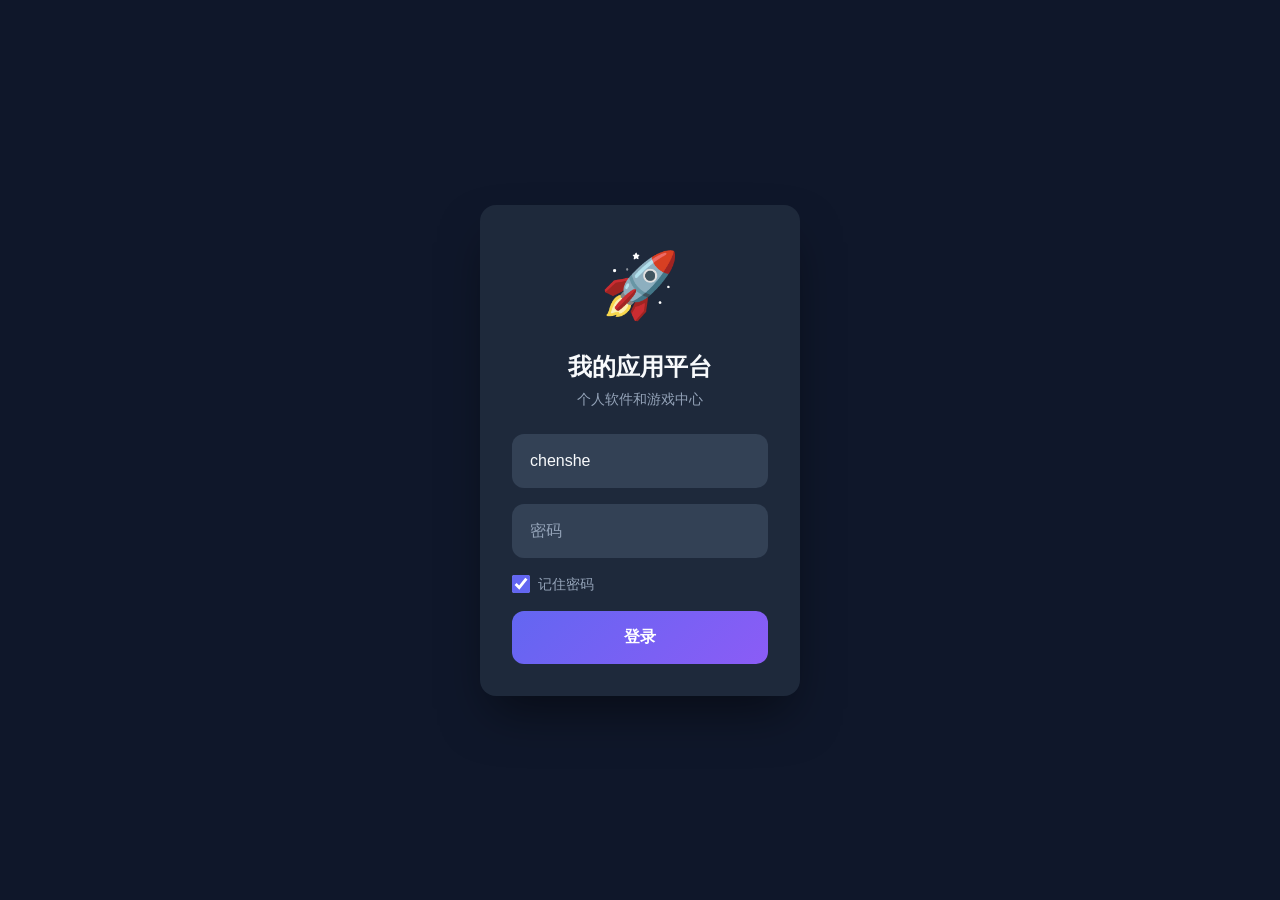
<file: index.html>
<!DOCTYPE html>
<html lang="zh-CN">
<head>
    <meta charset="UTF-8">
    <meta name="viewport" content="width=device-width, initial-scale=1.0, maximum-scale=1.0, user-scalable=no, viewport-fit=cover">
    <meta name="theme-color" content="#0f172a">
    <meta name="apple-mobile-web-app-capable" content="yes">
    <meta name="apple-mobile-web-app-status-bar-style" content="black-translucent">
    <title>我的应用平台</title>
    <link rel="manifest" href="manifest.json">
    <link rel="stylesheet" href="css/style.css">
</head>
<body>
    <div class="app-container">
        <!-- 登录页面 -->
        <div id="loginView" class="view login-view">
            <div class="login-box">
                <div class="login-logo">
                    <span class="icon">🚀</span>
                    <h1>我的应用平台</h1>
                    <p>个人软件和游戏中心</p>
                </div>
                <form class="login-form" id="loginForm">
                    <input type="text" id="usernameInput" placeholder="用户名" autocomplete="off">
                    <input type="password" id="passwordInput" placeholder="密码" autocomplete="off">
                    <label class="remember-me">
                        <input type="checkbox" id="rememberCheckbox">
                        记住密码
                    </label>
                    <button type="button" id="loginBtn">登录</button>
                    <div class="login-error" id="loginError"></div>
                </form>
            </div>
        </div>

        <!-- 主页 -->
        <div id="homeView" class="view home-view">
            <header class="header">
                <div class="header-title">
                    <span>🚀</span>
                    <span>我的应用</span>
                </div>
                <div class="header-actions">
                    <button class="header-btn" id="favoritesBtn" title="收藏">⭐</button>
                </div>
            </header>
            
            <nav class="tabs">
                <button class="tab-btn active" data-tab="all">全部</button>
                <button class="tab-btn" data-tab="games">游戏</button>
                <button class="tab-btn" data-tab="apps">应用</button>
            </nav>
            
            <div class="content">
                <div id="appList" class="app-grid">
                    <!-- 动态生成 -->
                </div>
            </div>
        </div>

        <!-- 游戏容器 -->
        <div id="gameContainer" class="game-container">
            <header class="game-header">
                <button class="game-back" id="gameBack">←</button>
                <span class="game-title" id="gameTitle">游戏</span>
                <div style="width: 40px;"></div>
            </header>
            <div class="game-content" id="gameContent">
                <!-- 游戏内容 -->
            </div>
        </div>

        <!-- Toast提示 -->
        <div id="toast" class="toast"></div>
    </div>

    <!-- 游戏基类 -->
    <script src="js/games/game-base.js"></script>
    <!-- 游戏实现 -->
    <script src="js/games/game-2048.js"></script>
    <script src="js/games/game-guess.js"></script>
    <script src="js/games/game-minesweeper.js"></script>
    <!-- 核心模块 -->
    <script src="js/core/auth.js"></script>
    <script src="js/core/storage.js"></script>
    <script src="js/core/app.js"></script>
</body>
</html>
</file>
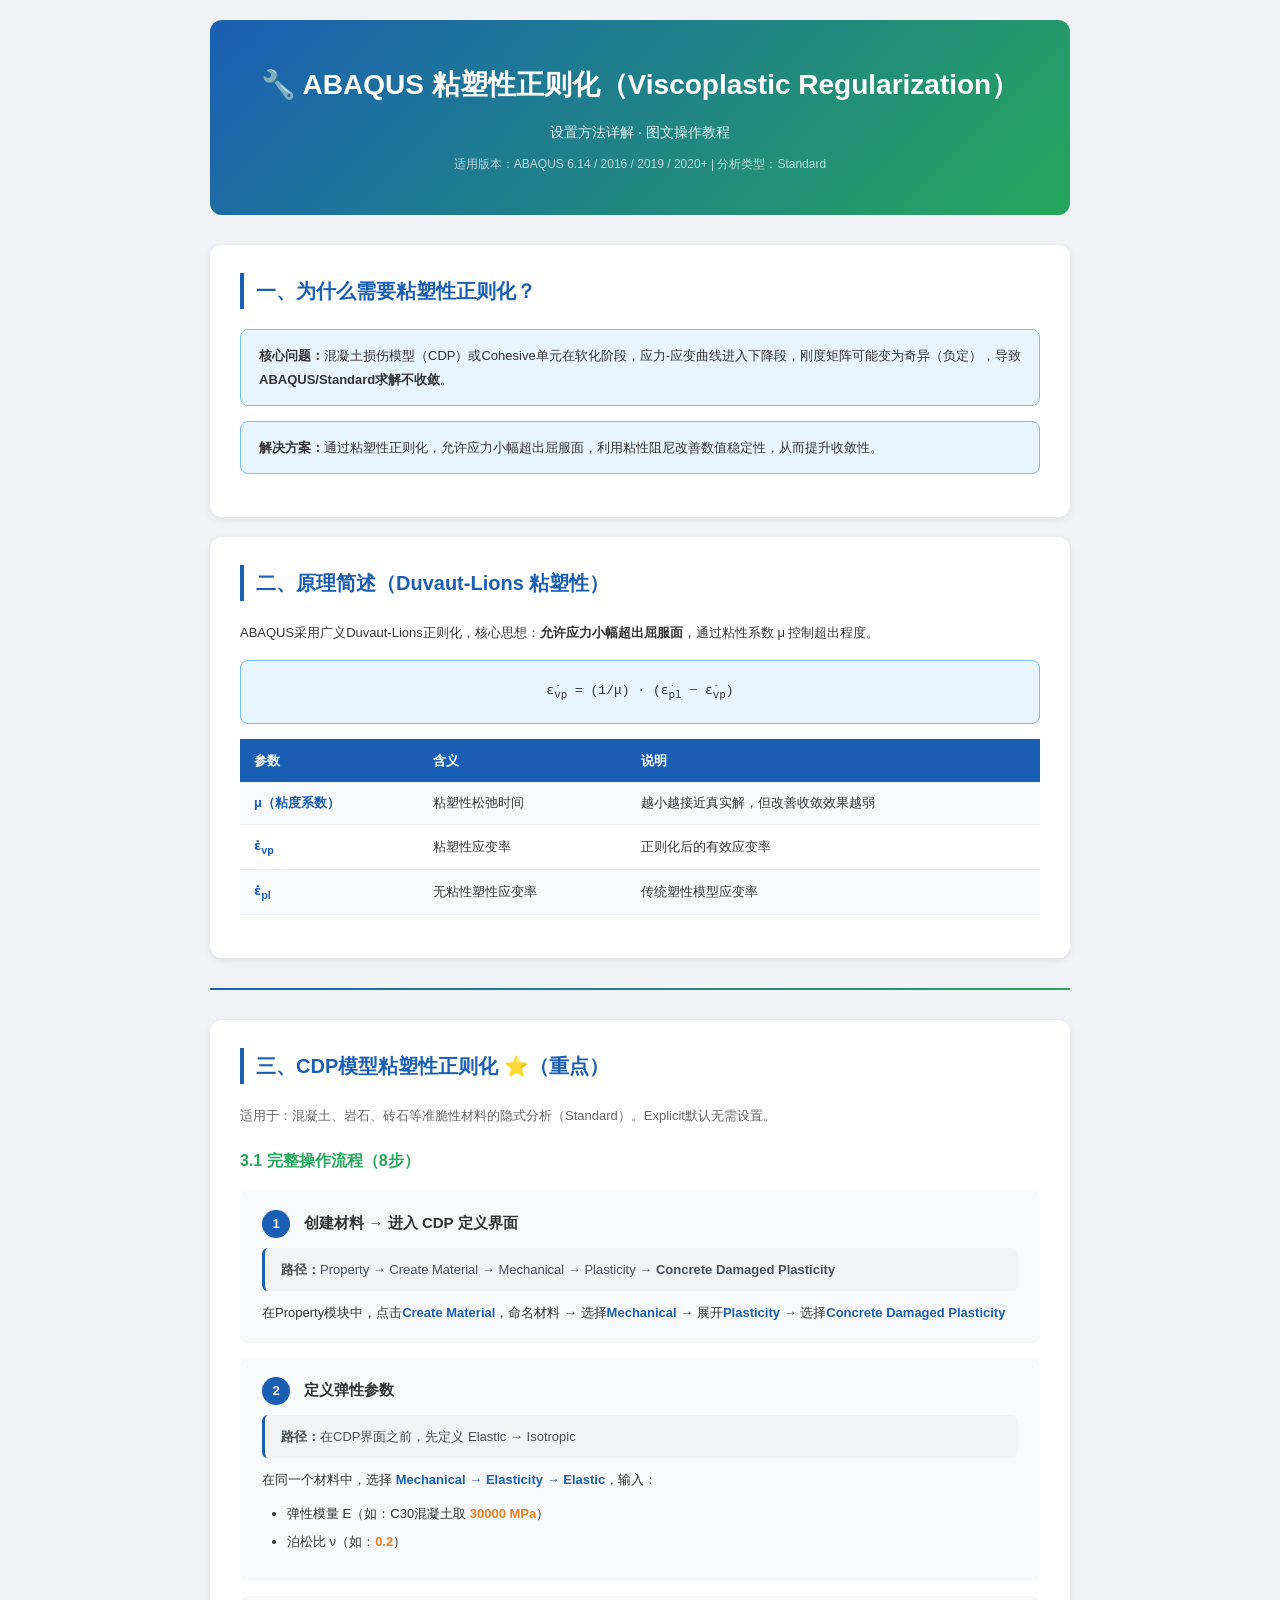
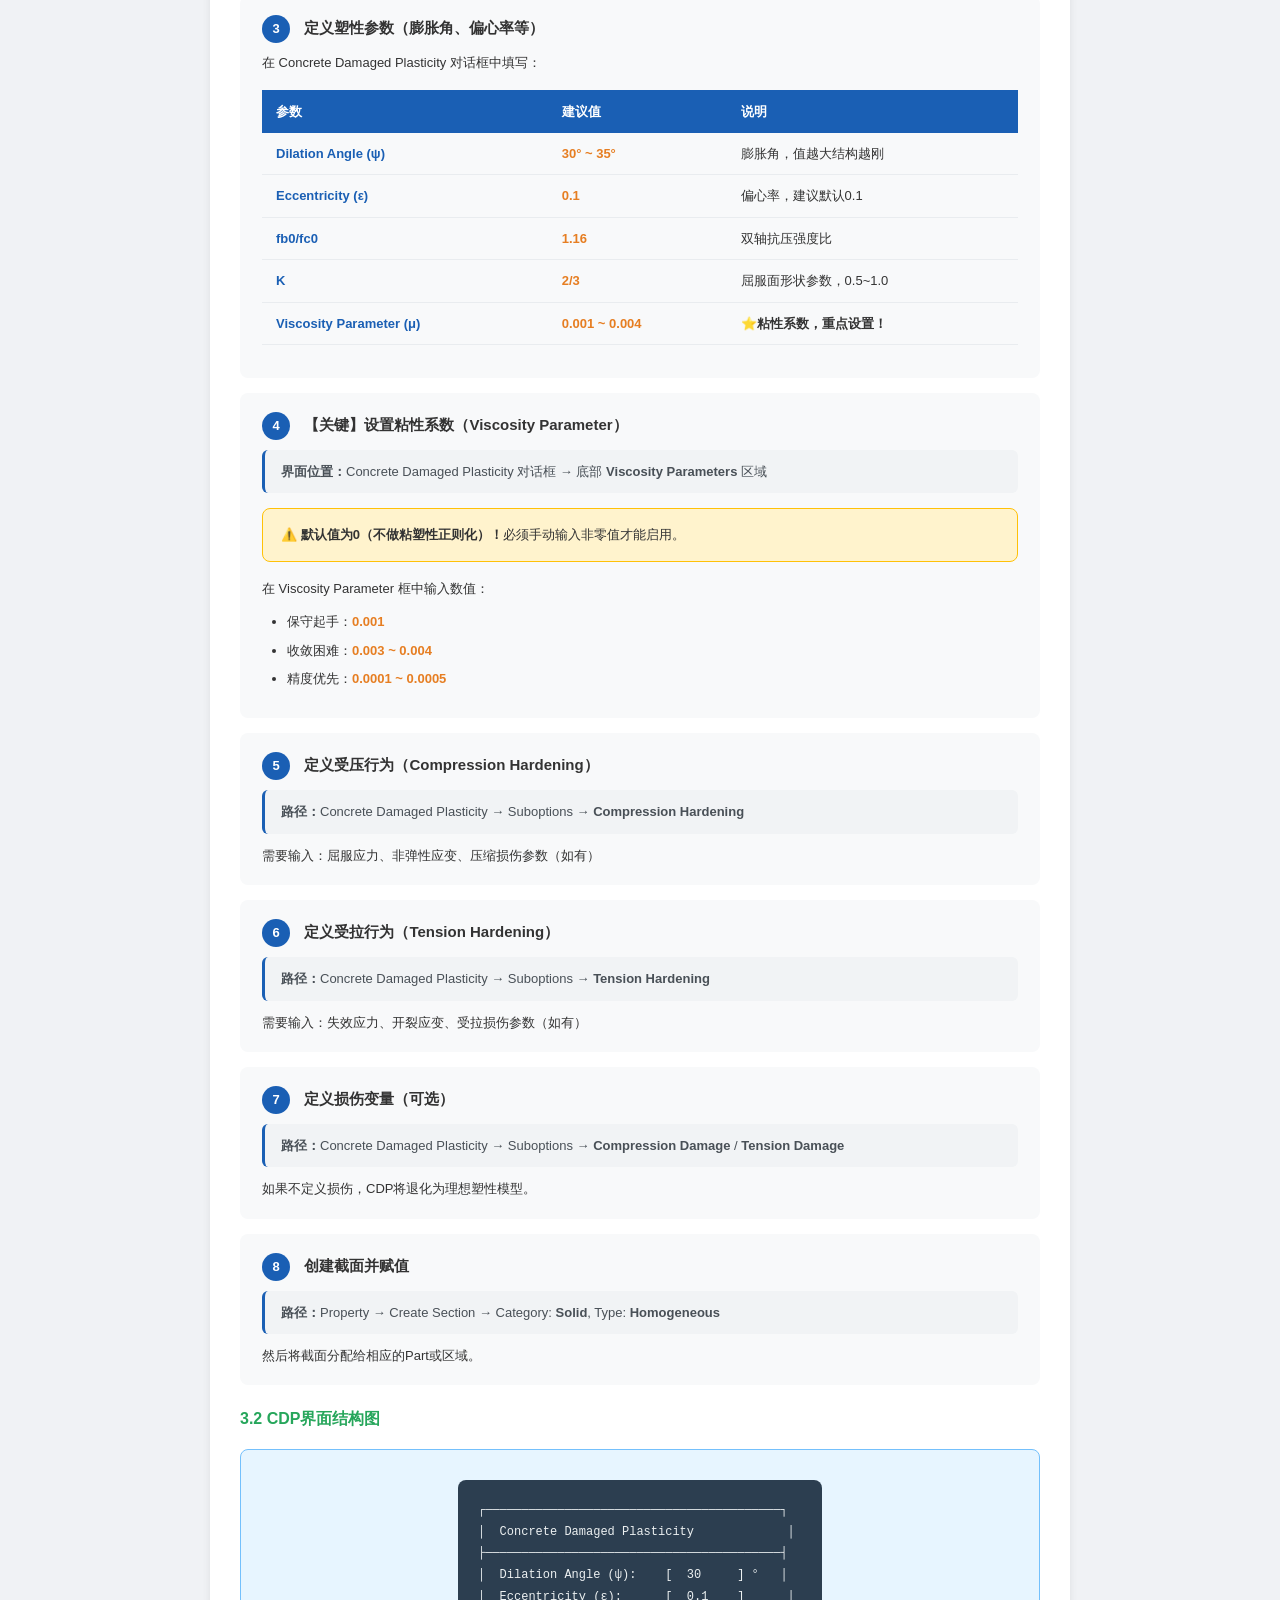
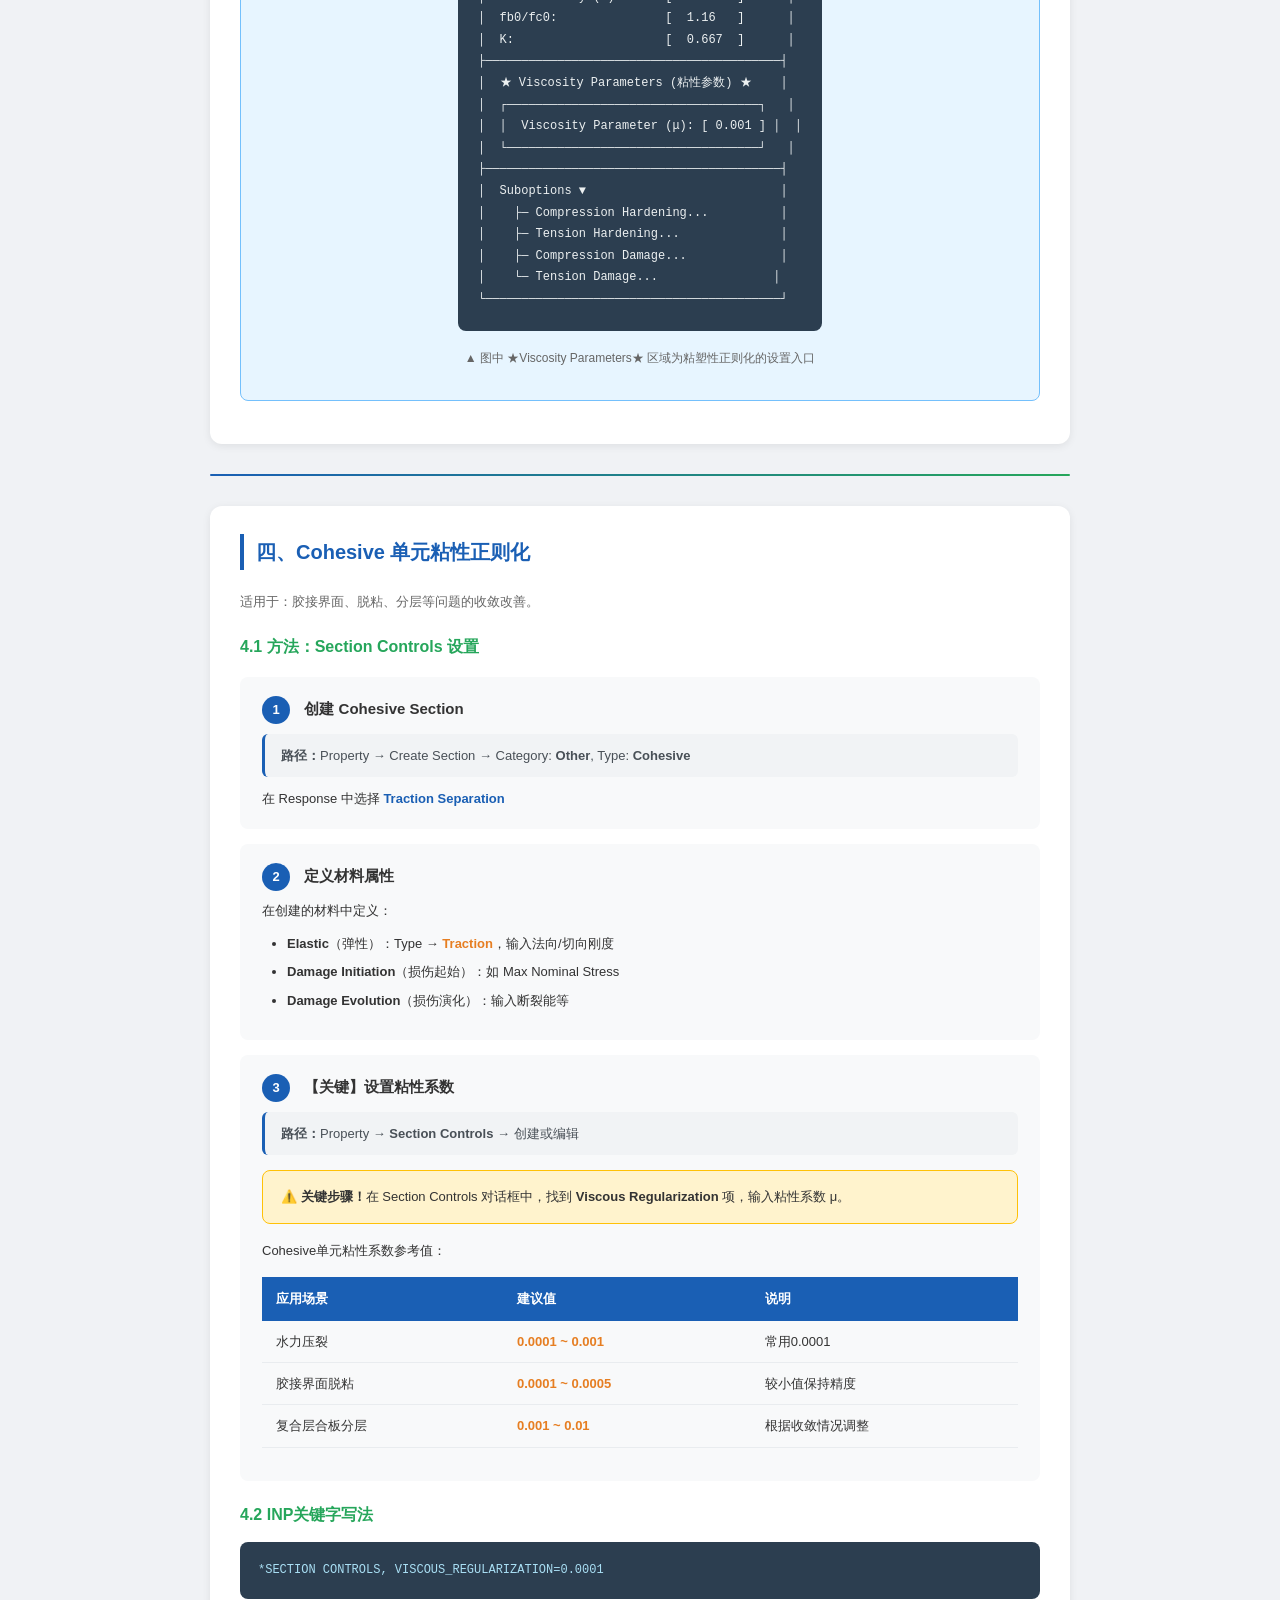
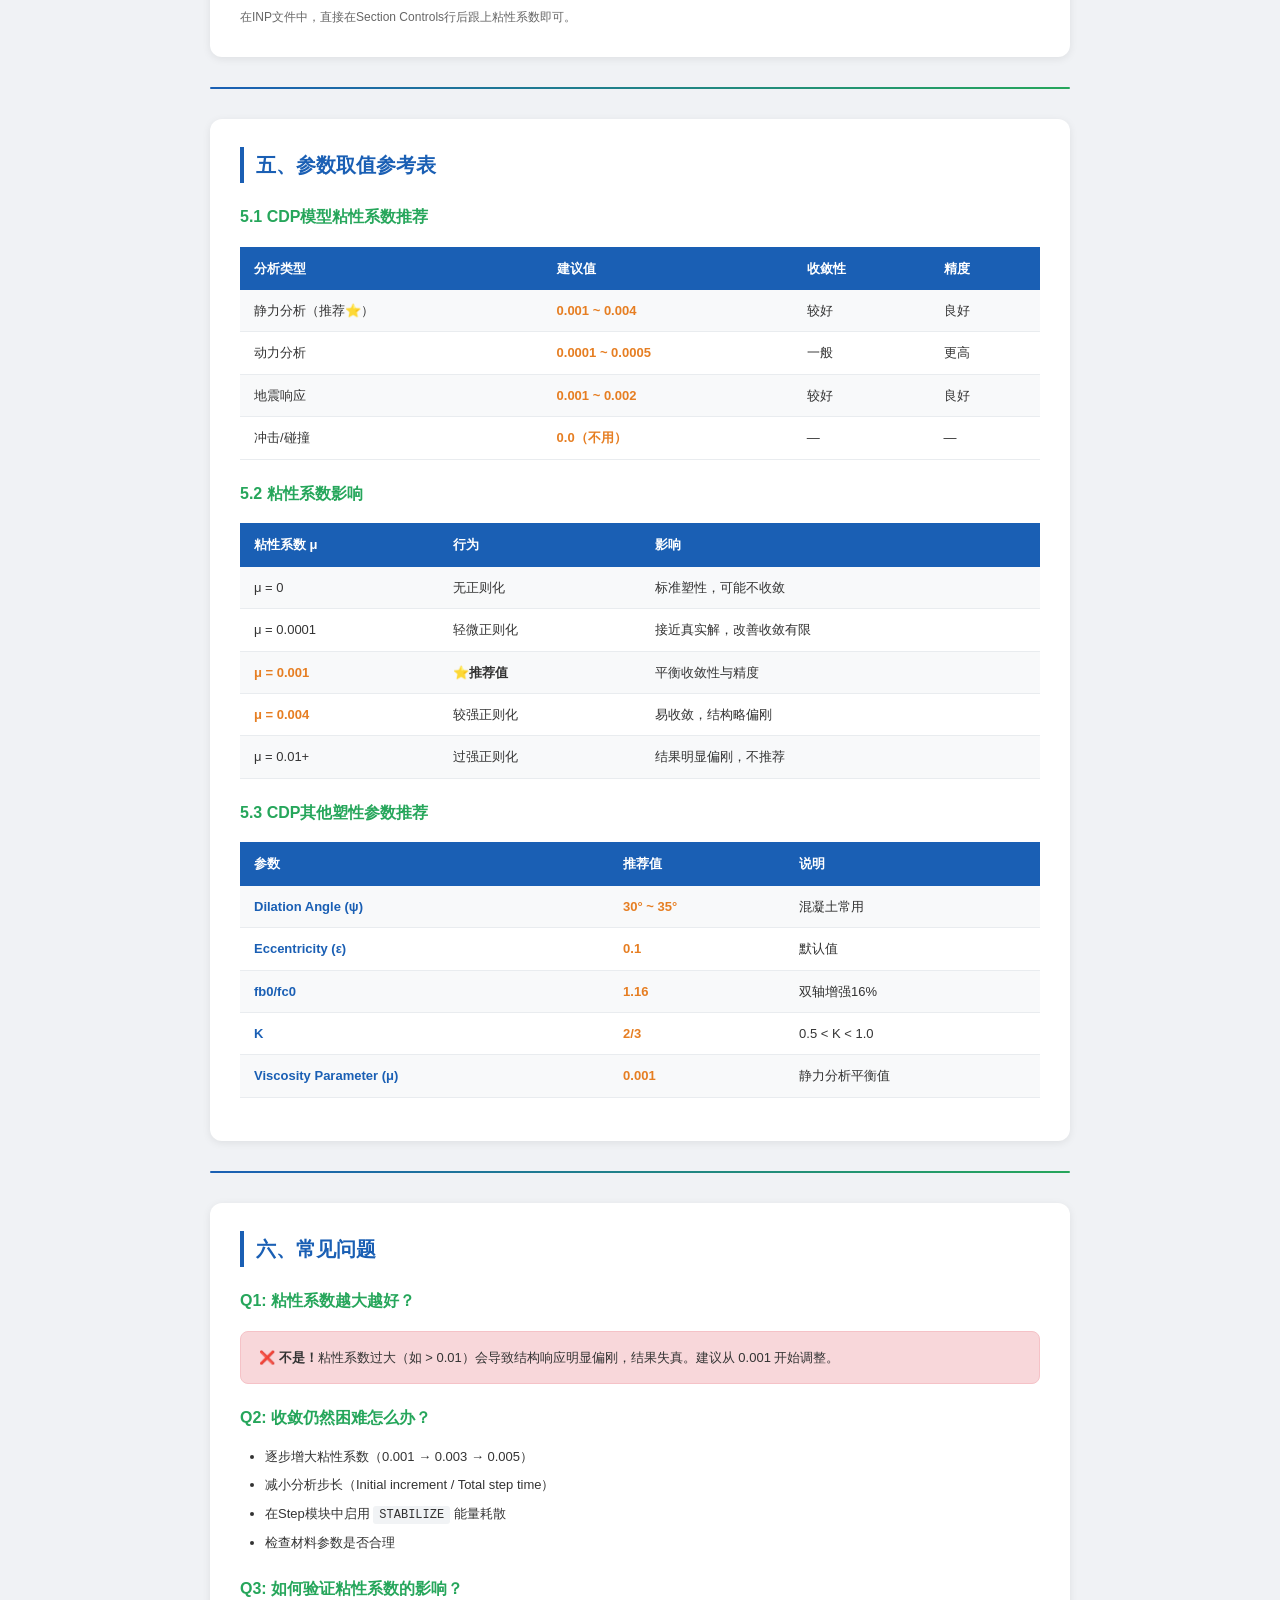
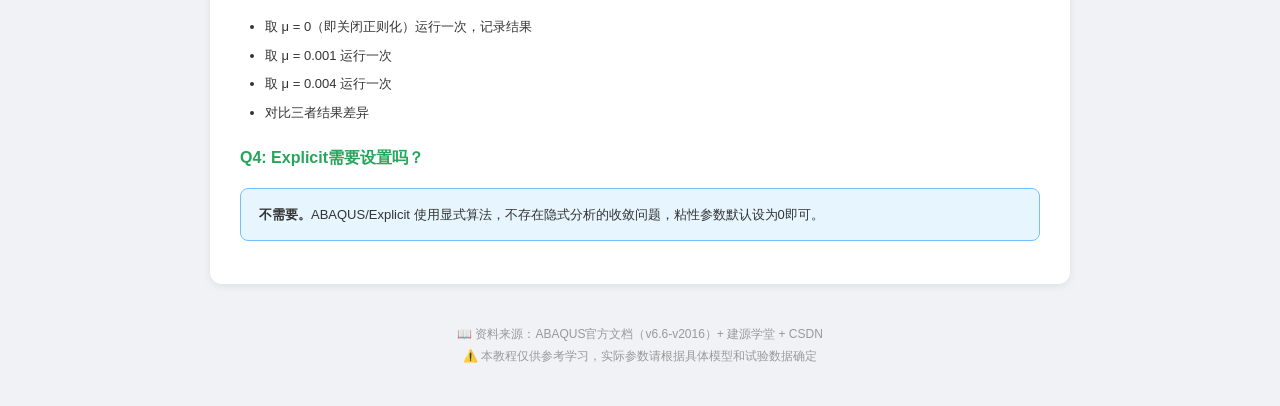
<file: abaqus_viscoplastic_tutorial.html>
<!DOCTYPE html>
<html lang="zh-CN">
<head>
<meta charset="UTF-8">
<meta name="viewport" content="width=device-width, initial-scale=1.0">
<title>ABAQUS 粘塑性正则化 设置教程</title>
<style>
  * { margin: 0; padding: 0; box-sizing: border-box; }
  body { font-family: "Microsoft YaHei", "PingFang SC", sans-serif; background: #f0f2f5; color: #333; line-height: 1.8; }
  .container { max-width: 900px; margin: 0 auto; padding: 20px; }
  .header { background: linear-gradient(135deg, #1a5fb4, #26a65b); color: white; padding: 40px 30px; border-radius: 12px; margin-bottom: 30px; text-align: center; }
  .header h1 { font-size: 28px; margin-bottom: 10px; }
  .header .subtitle { opacity: 0.9; font-size: 14px; }
  .card { background: white; border-radius: 12px; padding: 28px 30px; margin-bottom: 20px; box-shadow: 0 2px 8px rgba(0,0,0,0.08); }
  .card h2 { font-size: 20px; color: #1a5fb4; border-left: 4px solid #1a5fb4; padding-left: 12px; margin-bottom: 20px; }
  .card h3 { font-size: 16px; color: #26a65b; margin-top: 20px; margin-bottom: 12px; }
  .warning { background: #fff3cd; border: 1px solid #ffc107; border-radius: 8px; padding: 14px 18px; margin: 15px 0; font-size: 13px; }
  .danger { background: #f8d7da; border: 1px solid #f5c2c7; border-radius: 8px; padding: 14px 18px; margin: 15px 0; font-size: 13px; }
  .info { background: #e7f5ff; border: 1px solid #74c0fc; border-radius: 8px; padding: 14px 18px; margin: 15px 0; font-size: 13px; }
  .step { background: #f8f9fa; border-radius: 8px; padding: 18px 22px; margin: 15px 0; position: relative; }
  .step-num { display: inline-block; width: 28px; height: 28px; background: #1a5fb4; color: white; border-radius: 50%; text-align: center; line-height: 28px; font-size: 13px; font-weight: bold; margin-right: 10px; }
  .step h4 { display: inline; font-size: 15px; color: #333; }
  .param-table { width: 100%; border-collapse: collapse; margin: 15px 0; font-size: 13px; }
  .param-table th { background: #1a5fb4; color: white; padding: 10px 14px; text-align: left; }
  .param-table td { padding: 9px 14px; border-bottom: 1px solid #e9ecef; }
  .param-table tr:nth-child(even) td { background: #f8f9fa; }
  .param-name { font-weight: bold; color: #1a5fb4; }
  .param-val { color: #e67e22; font-weight: bold; }
  code { background: #f1f3f5; padding: 2px 6px; border-radius: 3px; font-size: 12px; font-family: Consolas, monospace; }
  .path { background: #f1f3f5; padding: 10px 16px; border-radius: 6px; font-size: 13px; color: #495057; border-left: 3px solid #1a5fb4; margin: 10px 0; }
  .section-divider { height: 2px; background: linear-gradient(to right, #1a5fb4, #26a65b); border-radius: 2px; margin: 30px 0; }
  .footer { text-align: center; padding: 20px; color: #999; font-size: 12px; }
  ul, ol { padding-left: 25px; margin: 10px 0; }
  li { margin: 5px 0; font-size: 13px; }
  pre { background: #2c3e50; color: #a9dff4; padding: 18px; border-radius: 8px; font-size: 12px; overflow-x: auto; }
</style>
</head>
<body>
<div class="container">

<div class="header">
  <h1>🔧 ABAQUS 粘塑性正则化（Viscoplastic Regularization）</h1>
  <p class="subtitle">设置方法详解 · 图文操作教程</p>
  <p class="subtitle" style="margin-top:8px; opacity: 0.7; font-size: 12px;">适用版本：ABAQUS 6.14 / 2016 / 2019 / 2020+ | 分析类型：Standard</p>
</div>

<div class="card" id="why">
  <h2>一、为什么需要粘塑性正则化？</h2>
  <div class="info">
    <strong>核心问题：</strong>混凝土损伤模型（CDP）或Cohesive单元在软化阶段，应力-应变曲线进入下降段，刚度矩阵可能变为奇异（负定），导致<strong>ABAQUS/Standard求解不收敛</strong>。
  </div>
  <div class="info" style="margin-top:15px;">
    <strong>解决方案：</strong>通过粘塑性正则化，允许应力小幅超出屈服面，利用粘性阻尼改善数值稳定性，从而提升收敛性。
  </div>
</div>

<div class="card" id="theory">
  <h2>二、原理简述（Duvaut-Lions 粘塑性）</h2>
  <p style="font-size:13px; margin-bottom:15px;">ABAQUS采用广义Duvaut-Lions正则化，核心思想：<strong>允许应力小幅超出屈服面</strong>，通过粘性系数 μ 控制超出程度。</p>
  <div class="info" style="font-family: Consolas, monospace; font-size: 13px; text-align: center; padding: 18px;">
    ε̇<sub>vp</sub> = (1/μ) · (ε̇<sub>pl</sub> − ε̇<sub>vp</sub>)
  </div>
  <table class="param-table">
    <tr><th>参数</th><th>含义</th><th>说明</th></tr>
    <tr><td class="param-name">μ（粘度系数）</td><td>粘塑性松弛时间</td><td>越小越接近真实解，但改善收敛效果越弱</td></tr>
    <tr><td class="param-name">ε̇<sub>vp</sub></td><td>粘塑性应变率</td><td>正则化后的有效应变率</td></tr>
    <tr><td class="param-name">ε̇<sub>pl</sub></td><td>无粘性塑性应变率</td><td>传统塑性模型应变率</td></tr>
  </table>
</div>

<div class="section-divider"></div>

<div class="card" id="cdp">
  <h2>三、CDP模型粘塑性正则化 ⭐（重点）</h2>
  <p style="font-size:13px; color:#666; margin-bottom:20px;">
    适用于：混凝土、岩石、砖石等准脆性材料的隐式分析（Standard）。Explicit默认无需设置。
  </p>

  <h3>3.1 完整操作流程（8步）</h3>

  <div class="step">
    <span class="step-num">1</span>
    <h4>创建材料 → 进入 CDP 定义界面</h4>
    <div class="path">
      <strong>路径：</strong>Property → Create Material → Mechanical → Plasticity → <strong>Concrete Damaged Plasticity</strong>
    </div>
    <p style="font-size:13px; margin-top:10px;">在Property模块中，点击<span style="color:#1a5fb4; font-weight:bold;">Create Material</span>，命名材料 → 选择<span style="color:#1a5fb4; font-weight:bold;">Mechanical</span> → 展开<span style="color:#1a5fb4; font-weight:bold;">Plasticity</span> → 选择<span style="color:#1a5fb4; font-weight:bold;">Concrete Damaged Plasticity</span></p>
  </div>

  <div class="step">
    <span class="step-num">2</span>
    <h4>定义弹性参数</h4>
    <div class="path">
      <strong>路径：</strong>在CDP界面之前，先定义 Elastic → Isotropic
    </div>
    <p style="font-size:13px; margin-top:10px;">在同一个材料中，选择 <span style="color:#1a5fb4; font-weight:bold;">Mechanical → Elasticity → Elastic</span>，输入：</p>
    <ul>
      <li>弹性模量 E（如：C30混凝土取 <span class="param-val">30000 MPa</span>）</li>
      <li>泊松比 ν（如：<span class="param-val">0.2</span>）</li>
    </ul>
  </div>

  <div class="step">
    <span class="step-num">3</span>
    <h4>定义塑性参数（膨胀角、偏心率等）</h4>
    <p style="font-size:13px; margin-top:8px; margin-bottom:10px;">在 Concrete Damaged Plasticity 对话框中填写：</p>
    <table class="param-table">
      <tr><th>参数</th><th>建议值</th><th>说明</th></tr>
      <tr><td class="param-name">Dilation Angle (ψ)</td><td class="param-val">30° ~ 35°</td><td>膨胀角，值越大结构越刚</td></tr>
      <tr><td class="param-name">Eccentricity (ε)</td><td class="param-val">0.1</td><td>偏心率，建议默认0.1</td></tr>
      <tr><td class="param-name">fb0/fc0</td><td class="param-val">1.16</td><td>双轴抗压强度比</td></tr>
      <tr><td class="param-name">K</td><td class="param-val">2/3</td><td>屈服面形状参数，0.5~1.0</td></tr>
      <tr><td class="param-name">Viscosity Parameter (μ)</td><td class="param-val">0.001 ~ 0.004</td><td><strong>⭐粘性系数，重点设置！</strong></td></tr>
    </table>
  </div>

  <div class="step">
    <span class="step-num">4</span>
    <h4>【关键】设置粘性系数（Viscosity Parameter）</h4>
    <div class="path">
      <strong>界面位置：</strong>Concrete Damaged Plasticity 对话框 → 底部 <strong>Viscosity Parameters</strong> 区域
    </div>
    <div class="warning">
      ⚠️ <strong>默认值为0（不做粘塑性正则化）！</strong>必须手动输入非零值才能启用。
    </div>
    <p style="font-size:13px; margin-top:10px;">在 Viscosity Parameter 框中输入数值：</p>
    <ul>
      <li>保守起手：<span class="param-val">0.001</span></li>
      <li>收敛困难：<span class="param-val">0.003 ~ 0.004</span></li>
      <li>精度优先：<span class="param-val">0.0001 ~ 0.0005</span></li>
    </ul>
  </div>

  <div class="step">
    <span class="step-num">5</span>
    <h4>定义受压行为（Compression Hardening）</h4>
    <div class="path">
      <strong>路径：</strong>Concrete Damaged Plasticity → Suboptions → <strong>Compression Hardening</strong>
    </div>
    <p style="font-size:13px; margin-top:8px;">需要输入：屈服应力、非弹性应变、压缩损伤参数（如有）</p>
  </div>

  <div class="step">
    <span class="step-num">6</span>
    <h4>定义受拉行为（Tension Hardening）</h4>
    <div class="path">
      <strong>路径：</strong>Concrete Damaged Plasticity → Suboptions → <strong>Tension Hardening</strong>
    </div>
    <p style="font-size:13px; margin-top:8px;">需要输入：失效应力、开裂应变、受拉损伤参数（如有）</p>
  </div>

  <div class="step">
    <span class="step-num">7</span>
    <h4>定义损伤变量（可选）</h4>
    <div class="path">
      <strong>路径：</strong>Concrete Damaged Plasticity → Suboptions → <strong>Compression Damage</strong> / <strong>Tension Damage</strong>
    </div>
    <p style="font-size:13px; margin-top:8px;">如果不定义损伤，CDP将退化为理想塑性模型。</p>
  </div>

  <div class="step">
    <span class="step-num">8</span>
    <h4>创建截面并赋值</h4>
    <div class="path">
      <strong>路径：</strong>Property → Create Section → Category: <strong>Solid</strong>, Type: <strong>Homogeneous</strong>
    </div>
    <p style="font-size:13px; margin-top:8px;">然后将截面分配给相应的Part或区域。</p>
  </div>

  <h3>3.2 CDP界面结构图</h3>
  <div class="info" style="text-align:center; padding:30px;">
    <pre style="background:#2c3e50; color:#ecf0f1; padding:20px; border-radius:8px; font-size:12px; text-align:left; display:inline-block; max-width:100%;">
┌─────────────────────────────────────────┐
│  Concrete Damaged Plasticity             │
├─────────────────────────────────────────┤
│  Dilation Angle (ψ):    [  30     ] °   │
│  Eccentricity (ε):      [  0.1    ]      │
│  fb0/fc0:               [  1.16   ]      │
│  K:                     [  0.667  ]      │
├─────────────────────────────────────────┤
│  ★ Viscosity Parameters (粘性参数) ★    │
│  ┌───────────────────────────────────┐   │
│  │  Viscosity Parameter (μ): [ 0.001 ] │  │
│  └───────────────────────────────────┘   │
├─────────────────────────────────────────┤
│  Suboptions ▼                           │
│    ├─ Compression Hardening...          │
│    ├─ Tension Hardening...              │
│    ├─ Compression Damage...             │
│    └─ Tension Damage...                │
└─────────────────────────────────────────┘</pre>
    <p style="font-size:12px; color:#666; margin-top:10px;">▲ 图中 ★Viscosity Parameters★ 区域为粘塑性正则化的设置入口</p>
  </div>
</div>

<div class="section-divider"></div>

<div class="card" id="cohesive">
  <h2>四、Cohesive 单元粘性正则化</h2>
  <p style="font-size:13px; color:#666; margin-bottom:20px;">
    适用于：胶接界面、脱粘、分层等问题的收敛改善。
  </p>

  <h3>4.1 方法：Section Controls 设置</h3>

  <div class="step">
    <span class="step-num">1</span>
    <h4>创建 Cohesive Section</h4>
    <div class="path">
      <strong>路径：</strong>Property → Create Section → Category: <strong>Other</strong>, Type: <strong>Cohesive</strong>
    </div>
    <p style="font-size:13px; margin-top:8px;">在 Response 中选择 <span style="color:#1a5fb4; font-weight:bold;">Traction Separation</span></p>
  </div>

  <div class="step">
    <span class="step-num">2</span>
    <h4>定义材料属性</h4>
    <p style="font-size:13px; margin-top:8px;">在创建的材料中定义：</p>
    <ul>
      <li><strong>Elastic</strong>（弹性）：Type → <span class="param-val">Traction</span>，输入法向/切向刚度</li>
      <li><strong>Damage Initiation</strong>（损伤起始）：如 Max Nominal Stress</li>
      <li><strong>Damage Evolution</strong>（损伤演化）：输入断裂能等</li>
    </ul>
  </div>

  <div class="step">
    <span class="step-num">3</span>
    <h4>【关键】设置粘性系数</h4>
    <div class="path">
      <strong>路径：</strong>Property → <strong>Section Controls</strong> → 创建或编辑
    </div>
    <div class="warning">
      ⚠️ <strong>关键步骤！</strong>在 Section Controls 对话框中，找到 <strong>Viscous Regularization</strong> 项，输入粘性系数 μ。
    </div>
    <p style="font-size:13px; margin-top:10px;">Cohesive单元粘性系数参考值：</p>
    <table class="param-table">
      <tr><th>应用场景</th><th>建议值</th><th>说明</th></tr>
      <tr><td>水力压裂</td><td class="param-val">0.0001 ~ 0.001</td><td>常用0.0001</td></tr>
      <tr><td>胶接界面脱粘</td><td class="param-val">0.0001 ~ 0.0005</td><td>较小值保持精度</td></tr>
      <tr><td>复合层合板分层</td><td class="param-val">0.001 ~ 0.01</td><td>根据收敛情况调整</td></tr>
    </table>
  </div>

  <h3>4.2 INP关键字写法</h3>
  <pre>*SECTION CONTROLS, VISCOUS_REGULARIZATION=0.0001</pre>
  <p style="font-size:12px; color:#666; margin-top:8px;">在INP文件中，直接在Section Controls行后跟上粘性系数即可。</p>
</div>

<div class="section-divider"></div>

<div class="card" id="params">
  <h2>五、参数取值参考表</h2>

  <h3>5.1 CDP模型粘性系数推荐</h3>
  <table class="param-table">
    <tr><th>分析类型</th><th>建议值</th><th>收敛性</th><th>精度</th></tr>
    <tr><td>静力分析（推荐⭐）</td><td class="param-val">0.001 ~ 0.004</td><td>较好</td><td>良好</td></tr>
    <tr><td>动力分析</td><td class="param-val">0.0001 ~ 0.0005</td><td>一般</td><td>更高</td></tr>
    <tr><td>地震响应</td><td class="param-val">0.001 ~ 0.002</td><td>较好</td><td>良好</td></tr>
    <tr><td>冲击/碰撞</td><td class="param-val">0.0（不用）</td><td>—</td><td>—</td></tr>
  </table>

  <h3>5.2 粘性系数影响</h3>
  <table class="param-table">
    <tr><th>粘性系数 μ</th><th>行为</th><th>影响</th></tr>
    <tr><td>μ = 0</td><td>无正则化</td><td>标准塑性，可能不收敛</td></tr>
    <tr><td>μ = 0.0001</td><td>轻微正则化</td><td>接近真实解，改善收敛有限</td></tr>
    <tr><td class="param-val">μ = 0.001</td><td><strong>⭐推荐值</strong></td><td>平衡收敛性与精度</td></tr>
    <tr><td class="param-val">μ = 0.004</td><td>较强正则化</td><td>易收敛，结构略偏刚</td></tr>
    <tr><td>μ = 0.01+</td><td>过强正则化</td><td>结果明显偏刚，不推荐</td></tr>
  </table>

  <h3>5.3 CDP其他塑性参数推荐</h3>
  <table class="param-table">
    <tr><th>参数</th><th>推荐值</th><th>说明</th></tr>
    <tr><td class="param-name">Dilation Angle (ψ)</td><td class="param-val">30° ~ 35°</td><td>混凝土常用</td></tr>
    <tr><td class="param-name">Eccentricity (ε)</td><td class="param-val">0.1</td><td>默认值</td></tr>
    <tr><td class="param-name">fb0/fc0</td><td class="param-val">1.16</td><td>双轴增强16%</td></tr>
    <tr><td class="param-name">K</td><td class="param-val">2/3</td><td>0.5 &lt; K &lt; 1.0</td></tr>
    <tr><td class="param-name">Viscosity Parameter (μ)</td><td class="param-val">0.001</td><td>静力分析平衡值</td></tr>
  </table>
</div>

<div class="section-divider"></div>

<div class="card" id="tips">
  <h2>六、常见问题</h2>

  <h3>Q1: 粘性系数越大越好？</h3>
  <div class="danger">
    <strong>❌ 不是！</strong>粘性系数过大（如 > 0.01）会导致结构响应明显偏刚，结果失真。建议从 0.001 开始调整。
  </div>

  <h3>Q2: 收敛仍然困难怎么办？</h3>
  <ul>
    <li>逐步增大粘性系数（0.001 → 0.003 → 0.005）</li>
    <li>减小分析步长（Initial increment / Total step time）</li>
    <li>在Step模块中启用 <code>STABILIZE</code> 能量耗散</li>
    <li>检查材料参数是否合理</li>
  </ul>

  <h3>Q3: 如何验证粘性系数的影响？</h3>
  <ul>
    <li>取 μ = 0（即关闭正则化）运行一次，记录结果</li>
    <li>取 μ = 0.001 运行一次</li>
    <li>取 μ = 0.004 运行一次</li>
    <li>对比三者结果差异</li>
  </ul>

  <h3>Q4: Explicit需要设置吗？</h3>
  <div class="info">
    <strong>不需要。</strong>ABAQUS/Explicit 使用显式算法，不存在隐式分析的收敛问题，粘性参数默认设为0即可。
  </div>
</div>

<div class="footer">
  <p>📖 资料来源：ABAQUS官方文档（v6.6-v2016）+ 建源学堂 + CSDN</p>
  <p>⚠️ 本教程仅供参考学习，实际参数请根据具体模型和试验数据确定</p>
</div>

</div>
</body>
</html>
</file>
<file: css/style.css>
/* 个人应用平台 v2.0 - 主样式文件 */

/* ==================== 变量定义 ==================== */
:root {
    /* 颜色 */
    --primary: #6366f1;
    --primary-dark: #4f46e5;
    --secondary: #8b5cf6;
    --accent: #06b6d4;
    --success: #10b981;
    --warning: #f59e0b;
    --danger: #ef4444;
    --background: #0f172a;
    --surface: #1e293b;
    --surface-light: #334155;
    --text-primary: #f8fafc;
    --text-secondary: #94a3b8;
    --border: #475569;
    
    /* 字体 */
    --font-sans: -apple-system, BlinkMacSystemFont, 'Segoe UI', Roboto, sans-serif;
    
    /* 间距 */
    --spacing-xs: 4px;
    --spacing-sm: 8px;
    --spacing-md: 16px;
    --spacing-lg: 24px;
    --spacing-xl: 32px;
    
    /* 圆角 */
    --radius-sm: 8px;
    --radius-md: 12px;
    --radius-lg: 16px;
    
    /* 安全区 */
    --safe-top: env(safe-area-inset-top, 0px);
    --safe-bottom: env(safe-area-inset-bottom, 0px);
}

/* ==================== 基础样式 ==================== */
* {
    margin: 0;
    padding: 0;
    box-sizing: border-box;
    -webkit-tap-highlight-color: transparent;
}

html, body {
    height: 100%;
    width: 100%;
    overflow: hidden;
    position: fixed;
    top: 0;
    left: 0;
    right: 0;
    bottom: 0;
    -webkit-overflow-scrolling: none;
    overscroll-behavior: none;
    touch-action: none;
}

body {
    font-family: var(--font-sans);
    background: var(--background);
    color: var(--text-primary);
    line-height: 1.5;
    -webkit-font-smoothing: antialiased;
    /* 禁止弹性滚动 */
    overscroll-behavior: none;
    -webkit-user-select: none;
    user-select: none;
}

/* ==================== 布局容器 ==================== */
.app-container {
    display: flex;
    flex-direction: column;
    height: 100vh;
    height: 100dvh;
    padding-top: var(--safe-top);
    padding-bottom: var(--safe-bottom);
    overflow: hidden;
    position: fixed;
    top: 0;
    left: 0;
    right: 0;
    bottom: 0;
}

.view {
    display: none;
    flex-direction: column;
    flex: 1;
    overflow: hidden;
    position: relative;
}

.view.active {
    display: flex;
}

/* ==================== 登录页面 ==================== */
.login-view {
    justify-content: center;
    align-items: center;
    padding: var(--spacing-lg);
}

.login-box {
    width: 100%;
    max-width: 320px;
    padding: var(--spacing-xl);
    background: var(--surface);
    border-radius: var(--radius-lg);
    box-shadow: 0 25px 50px -12px rgba(0, 0, 0, 0.5);
}

.login-logo {
    text-align: center;
    margin-bottom: var(--spacing-lg);
}

.login-logo .icon {
    font-size: 64px;
    display: block;
    margin-bottom: var(--spacing-md);
}

.login-logo h1 {
    font-size: 24px;
    font-weight: 700;
    color: var(--text-primary);
}

.login-logo p {
    font-size: 14px;
    color: var(--text-secondary);
    margin-top: var(--spacing-xs);
}

.login-form {
    display: flex;
    flex-direction: column;
    gap: var(--spacing-md);
}

.login-form input {
    width: 100%;
    padding: var(--spacing-md);
    background: var(--surface-light);
    border: 2px solid transparent;
    border-radius: var(--radius-md);
    color: var(--text-primary);
    font-size: 16px;
    transition: border-color 0.2s;
}

.login-form input:focus {
    outline: none;
    border-color: var(--primary);
}

.login-form input::placeholder {
    color: var(--text-secondary);
}

.login-form button {
    padding: var(--spacing-md);
    background: linear-gradient(135deg, var(--primary), var(--secondary));
    border: none;
    border-radius: var(--radius-md);
    color: white;
    font-size: 16px;
    font-weight: 600;
    cursor: pointer;
    transition: transform 0.1s, box-shadow 0.2s;
}

.login-form button:hover {
    transform: translateY(-1px);
    box-shadow: 0 10px 20px -5px rgba(99, 102, 241, 0.5);
}

.login-form button:active {
    transform: translateY(0);
}

.remember-me {
    display: flex;
    align-items: center;
    gap: var(--spacing-sm);
    color: var(--text-secondary);
    font-size: 14px;
    cursor: pointer;
}

.remember-me input {
    width: 18px;
    height: 18px;
    accent-color: var(--primary);
}

.login-error {
    color: var(--danger);
    font-size: 14px;
    text-align: center;
    display: none;
}

.login-error.show {
    display: block;
}

/* ==================== 主页头部 ==================== */
.home-view {
    background: var(--background);
}

.header {
    display: flex;
    align-items: center;
    justify-content: space-between;
    padding: var(--spacing-md) var(--spacing-lg);
    background: var(--surface);
    border-bottom: 1px solid var(--border);
}

.header-title {
    font-size: 20px;
    font-weight: 700;
    display: flex;
    align-items: center;
    gap: var(--spacing-sm);
}

.header-actions {
    display: flex;
    gap: var(--spacing-md);
}

.header-btn {
    width: 40px;
    height: 40px;
    display: flex;
    align-items: center;
    justify-content: center;
    background: var(--surface-light);
    border: none;
    border-radius: var(--radius-md);
    font-size: 20px;
    cursor: pointer;
    transition: background 0.2s;
}

.header-btn:hover {
    background: var(--border);
}

/* ==================== Tab导航 ==================== */
.tabs {
    display: flex;
    padding: var(--spacing-sm) var(--spacing-lg);
    gap: var(--spacing-sm);
    background: var(--surface);
    overflow-x: auto;
    scrollbar-width: none;
}

.tabs::-webkit-scrollbar {
    display: none;
}

.tab-btn {
    flex-shrink: 0;
    padding: var(--spacing-sm) var(--spacing-md);
    background: transparent;
    border: none;
    border-radius: var(--radius-md);
    color: var(--text-secondary);
    font-size: 14px;
    font-weight: 500;
    cursor: pointer;
    transition: all 0.2s;
}

.tab-btn.active {
    background: var(--primary);
    color: white;
}

/* ==================== 内容区域 ==================== */
.content {
    flex: 1;
    overflow-y: auto;
    overflow-x: hidden;
    -webkit-overflow-scrolling: touch;
    overscroll-behavior: contain;
    padding: var(--spacing-lg);
    /* 让内容区域可以滚动但不影响整体 */
    position: relative;
    z-index: 1;
}

/* ==================== 应用网格 ==================== */
.app-grid {
    display: grid;
    grid-template-columns: repeat(2, 1fr);
    gap: var(--spacing-md);
}

.app-card {
    display: flex;
    flex-direction: column;
    align-items: center;
    padding: var(--spacing-lg);
    background: var(--surface);
    border-radius: var(--radius-lg);
    cursor: pointer;
    transition: transform 0.2s, box-shadow 0.2s;
}

.app-card:hover {
    transform: translateY(-2px);
    box-shadow: 0 10px 20px -5px rgba(0, 0, 0, 0.3);
}

.app-card:active {
    transform: scale(0.98);
}

.app-icon {
    width: 56px;
    height: 56px;
    display: flex;
    align-items: center;
    justify-content: center;
    font-size: 32px;
    margin-bottom: var(--spacing-sm);
}

.app-name {
    font-size: 14px;
    font-weight: 600;
    color: var(--text-primary);
    text-align: center;
}

.app-desc {
    font-size: 12px;
    color: var(--text-secondary);
    text-align: center;
    margin-top: var(--spacing-xs);
}

/* ==================== 游戏容器 ==================== */
.game-container {
    position: fixed;
    top: 0;
    left: 0;
    right: 0;
    bottom: 0;
    background: var(--background);
    z-index: 100;
    display: none;
    flex-direction: column;
    overflow: hidden;
    overscroll-behavior: contain;
}

.game-container.active {
    display: flex;
}

.game-header {
    display: flex;
    align-items: center;
    justify-content: space-between;
    padding: var(--spacing-md) var(--spacing-lg);
    background: var(--surface);
    border-bottom: 1px solid var(--border);
}

.game-back {
    width: 40px;
    height: 40px;
    display: flex;
    align-items: center;
    justify-content: center;
    background: var(--surface-light);
    border: none;
    border-radius: var(--radius-md);
    font-size: 20px;
    cursor: pointer;
}

.game-title {
    font-size: 18px;
    font-weight: 600;
}

.game-content {
    flex: 1;
    display: flex;
    align-items: center;
    justify-content: center;
    padding: var(--spacing-lg);
    overflow: auto;
}

/* ==================== Toast提示 ==================== */
.toast {
    position: fixed;
    bottom: 80px;
    left: 50%;
    transform: translateX(-50%) translateY(100px);
    padding: var(--spacing-md) var(--spacing-lg);
    background: var(--surface);
    border-radius: var(--radius-md);
    color: var(--text-primary);
    font-size: 14px;
    box-shadow: 0 10px 30px -5px rgba(0, 0, 0, 0.5);
    opacity: 0;
    transition: all 0.3s;
    z-index: 200;
}

.toast.show {
    opacity: 1;
    transform: translateX(-50%) translateY(0);
}

/* ==================== 加载状态 ==================== */
.loading {
    display: flex;
    flex-direction: column;
    align-items: center;
    justify-content: center;
    gap: var(--spacing-md);
    padding: var(--spacing-xl);
}

.spinner {
    width: 40px;
    height: 40px;
    border: 3px solid var(--surface-light);
    border-top-color: var(--primary);
    border-radius: 50%;
    animation: spin 1s linear infinite;
}

@keyframes spin {
    to { transform: rotate(360deg); }
}

/* ==================== 空状态 ==================== */
.empty-state {
    display: flex;
    flex-direction: column;
    align-items: center;
    justify-content: center;
    padding: var(--spacing-xl);
    text-align: center;
    color: var(--text-secondary);
}

.empty-state .icon {
    font-size: 48px;
    margin-bottom: var(--spacing-md);
    opacity: 0.5;
}

/* ==================== 2048游戏样式 ==================== */
.game-2048 {
    width: 100%;
    max-width: 320px;
}

.game-2048 .score-bar {
    display: flex;
    justify-content: space-between;
    align-items: center;
    margin-bottom: var(--spacing-md);
}

.game-2048 .score {
    text-align: center;
}

.game-2048 .score-label {
    font-size: 12px;
    color: var(--text-secondary);
    text-transform: uppercase;
}

.game-2048 .score-value {
    font-size: 24px;
    font-weight: 700;
    color: var(--text-primary);
}

.game-2048 .grid {
    display: grid;
    grid-template-columns: repeat(4, 1fr);
    gap: 8px;
    background: var(--surface);
    padding: 8px;
    border-radius: var(--radius-md);
    aspect-ratio: 1;
}

.game-2048 .cell {
    display: flex;
    align-items: center;
    justify-content: center;
    font-size: 28px;
    font-weight: 700;
    background: var(--surface-light);
    border-radius: var(--radius-sm);
    transition: all 0.1s;
}

.game-2048 .cell[data-value="2"] { background: #eee4da; color: #776e65; }
.game-2048 .cell[data-value="4"] { background: #ede0c8; color: #776e65; }
.game-2048 .cell[data-value="8"] { background: #f2b179; color: #f9f6f2; }
.game-2048 .cell[data-value="16"] { background: #f59563; color: #f9f6f2; }
.game-2048 .cell[data-value="32"] { background: #f67c5f; color: #f9f6f2; }
.game-2048 .cell[data-value="64"] { background: #f65e3b; color: #f9f6f2; }
.game-2048 .cell[data-value="128"] { background: #edcf72; color: #f9f6f2; font-size: 24px; }
.game-2048 .cell[data-value="256"] { background: #edcc61; color: #f9f6f2; font-size: 24px; }
.game-2048 .cell[data-value="512"] { background: #edc850; color: #f9f6f2; font-size: 24px; }
.game-2048 .cell[data-value="1024"] { background: #edc53f; color: #f9f6f2; font-size: 20px; }
.game-2048 .cell[data-value="2048"] { background: #edc22e; color: #f9f6f2; font-size: 20px; }

.game-2048 .controls {
    display: flex;
    gap: var(--spacing-md);
    margin-top: var(--spacing-md);
}

.game-2048 .controls button {
    flex: 1;
    padding: var(--spacing-md);
    background: var(--surface);
    border: none;
    border-radius: var(--radius-md);
    color: var(--text-primary);
    font-size: 14px;
    font-weight: 500;
    cursor: pointer;
    transition: background 0.2s;
}

.game-2048 .controls button:hover {
    background: var(--surface-light);
}

/* ==================== 猜数字游戏样式 ==================== */
.game-guess {
    width: 100%;
    max-width: 320px;
    text-align: center;
}

.game-guess .title {
    font-size: 24px;
    font-weight: 700;
    margin-bottom: var(--spacing-md);
}

.game-guess .subtitle {
    color: var(--text-secondary);
    margin-bottom: var(--spacing-lg);
}

.game-guess .input-area {
    display: flex;
    gap: var(--spacing-sm);
    margin-bottom: var(--spacing-md);
}

.game-guess .input-area input {
    flex: 1;
    padding: var(--spacing-md);
    background: var(--surface);
    border: 2px solid var(--border);
    border-radius: var(--radius-md);
    color: var(--text-primary);
    font-size: 18px;
    text-align: center;
}

.game-guess .input-area input:focus {
    outline: none;
    border-color: var(--primary);
}

.game-guess .input-area button {
    padding: var(--spacing-md) var(--spacing-lg);
    background: var(--primary);
    border: none;
    border-radius: var(--radius-md);
    color: white;
    font-size: 16px;
    font-weight: 600;
    cursor: pointer;
}

.game-guess .history {
    background: var(--surface);
    border-radius: var(--radius-md);
    padding: var(--spacing-md);
    margin-bottom: var(--spacing-md);
    max-height: 200px;
    overflow-y: auto;
}

.game-guess .history-title {
    font-size: 14px;
    color: var(--text-secondary);
    margin-bottom: var(--spacing-sm);
}

.game-guess .history-item {
    display: flex;
    justify-content: space-between;
    padding: var(--spacing-sm);
    border-bottom: 1px solid var(--border);
    font-size: 14px;
}

.game-guess .history-item:last-child {
    border-bottom: none;
}

.game-guess .history-item.correct {
    color: var(--success);
    font-weight: 600;
}

.game-guess .history-item.big {
    color: var(--danger);
}

.game-guess .history-item.small {
    color: var(--accent);
}

.game-guess .stats {
    display: flex;
    justify-content: space-around;
    margin-top: var(--spacing-md);
}

.game-guess .stat {
    text-align: center;
}

.game-guess .stat-value {
    font-size: 24px;
    font-weight: 700;
    color: var(--primary);
}

.game-guess .stat-label {
    font-size: 12px;
    color: var(--text-secondary);
}

.game-guess .new-game {
    margin-top: var(--spacing-md);
    padding: var(--spacing-md);
    background: var(--surface);
    border: none;
    border-radius: var(--radius-md);
    color: var(--text-primary);
    font-size: 14px;
    cursor: pointer;
    width: 100%;
}

.game-guess .new-game:hover {
    background: var(--surface-light);
}

/* ==================== 游戏结束遮罩 ==================== */
.game-overlay {
    position: absolute;
    top: 0;
    left: 0;
    right: 0;
    bottom: 0;
    background: rgba(0, 0, 0, 0.8);
    display: none;
    align-items: center;
    justify-content: center;
    flex-direction: column;
    gap: var(--spacing-md);
    z-index: 10;
}

.game-overlay.show {
    display: flex;
}

.game-overlay h2 {
    font-size: 32px;
    font-weight: 700;
}

.game-overlay p {
    color: var(--text-secondary);
}

.game-overlay button {
    padding: var(--spacing-md) var(--spacing-xl);
    background: var(--primary);
    border: none;
    border-radius: var(--radius-md);
    color: white;
    font-size: 16px;
    font-weight: 600;
    cursor: pointer;
}
/* ==================== 扫雷游戏 ==================== */
.minesweeper {
    display: flex;
    flex-direction: column;
    align-items: center;
    gap: 16px;
    padding: 16px;
    max-width: 360px;
    margin: 0 auto;
}

.mine-header {
    display: flex;
    justify-content: space-between;
    width: 100%;
    padding: 12px 16px;
    background: var(--surface);
    border-radius: var(--radius-md);
}

.mine-info {
    display: flex;
    align-items: center;
    gap: 8px;
    font-size: 18px;
    font-weight: bold;
}

.mine-icon {
    font-size: 20px;
}

.mine-settings {
    display: flex;
    flex-direction: column;
    gap: 16px;
    width: 100%;
    padding: 20px;
    background: var(--surface);
    border-radius: var(--radius-md);
}

.setting-row {
    display: flex;
    flex-direction: column;
    gap: 8px;
}

.setting-row label {
    font-size: 14px;
    color: var(--text-secondary);
}

.setting-row input[type="range"] {
    width: 100%;
    height: 8px;
    -webkit-appearance: none;
    background: var(--surface-light);
    border-radius: 4px;
    outline: none;
}

.setting-row input[type="range"]::-webkit-slider-thumb {
    -webkit-appearance: none;
    width: 24px;
    height: 24px;
    background: var(--primary);
    border-radius: 50%;
    cursor: pointer;
}

.start-btn {
    padding: 14px;
    background: var(--primary);
    color: white;
    border: none;
    border-radius: var(--radius-md);
    font-size: 16px;
    font-weight: bold;
    cursor: pointer;
    margin-top: 8px;
}

.mine-grid-container {
    width: 100%;
    overflow-x: auto;
}

.mine-grid {
    display: grid;
    gap: 2px;
    padding: 8px;
    background: var(--surface);
    border-radius: var(--radius-md);
    margin: 0 auto;
    width: fit-content;
}

.mine-cell {
    display: flex;
    align-items: center;
    justify-content: center;
    background: var(--surface-light);
    border-radius: 4px;
    cursor: pointer;
    font-weight: bold;
    transition: all 0.1s;
}

.mine-cell:active {
    transform: scale(0.95);
}

.mine-cell.revealed {
    background: var(--background);
    cursor: default;
}

.mine-cell.flagged {
    background: #f59e0b20;
}

.mine-cell.bomb {
    background: #ef444420;
}

.mine-cell.number-1 { color: #3b82f6; }
.mine-cell.number-2 { color: #10b981; }
.mine-cell.number-3 { color: #ef4444; }
.mine-cell.number-4 { color: #8b5cf6; }
.mine-cell.number-5 { color: #f59e0b; }
.mine-cell.number-6 { color: #06b6d4; }
.mine-cell.number-7 { color: #f8fafc; }
.mine-cell.number-8 { color: #94a3b8; }

.mine-controls {
    display: flex;
    gap: 12px;
    width: 100%;
}

.new-game-btn,
.settings-btn {
    flex: 1;
    padding: 12px;
    background: var(--surface);
    color: var(--text-primary);
    border: none;
    border-radius: var(--radius-md);
    font-size: 14px;
    cursor: pointer;
}

.game-overlay {
    position: fixed;
    top: 0;
    left: 0;
    right: 0;
    bottom: 0;
    background: rgba(0, 0, 0, 0.85);
    display: flex;
    flex-direction: column;
    align-items: center;
    justify-content: center;
    gap: 16px;
    z-index: 200;
}

.game-overlay h2 {
    font-size: 28px;
    color: var(--text-primary);
}

.game-overlay p {
    font-size: 16px;
    color: var(--text-secondary);
}

#overlayBtn {
    padding: 14px 32px;
    background: var(--primary);
    color: white;
    border: none;
    border-radius: var(--radius-md);
    font-size: 16px;
    cursor: pointer;
    margin-top: 8px;
}
</file>
